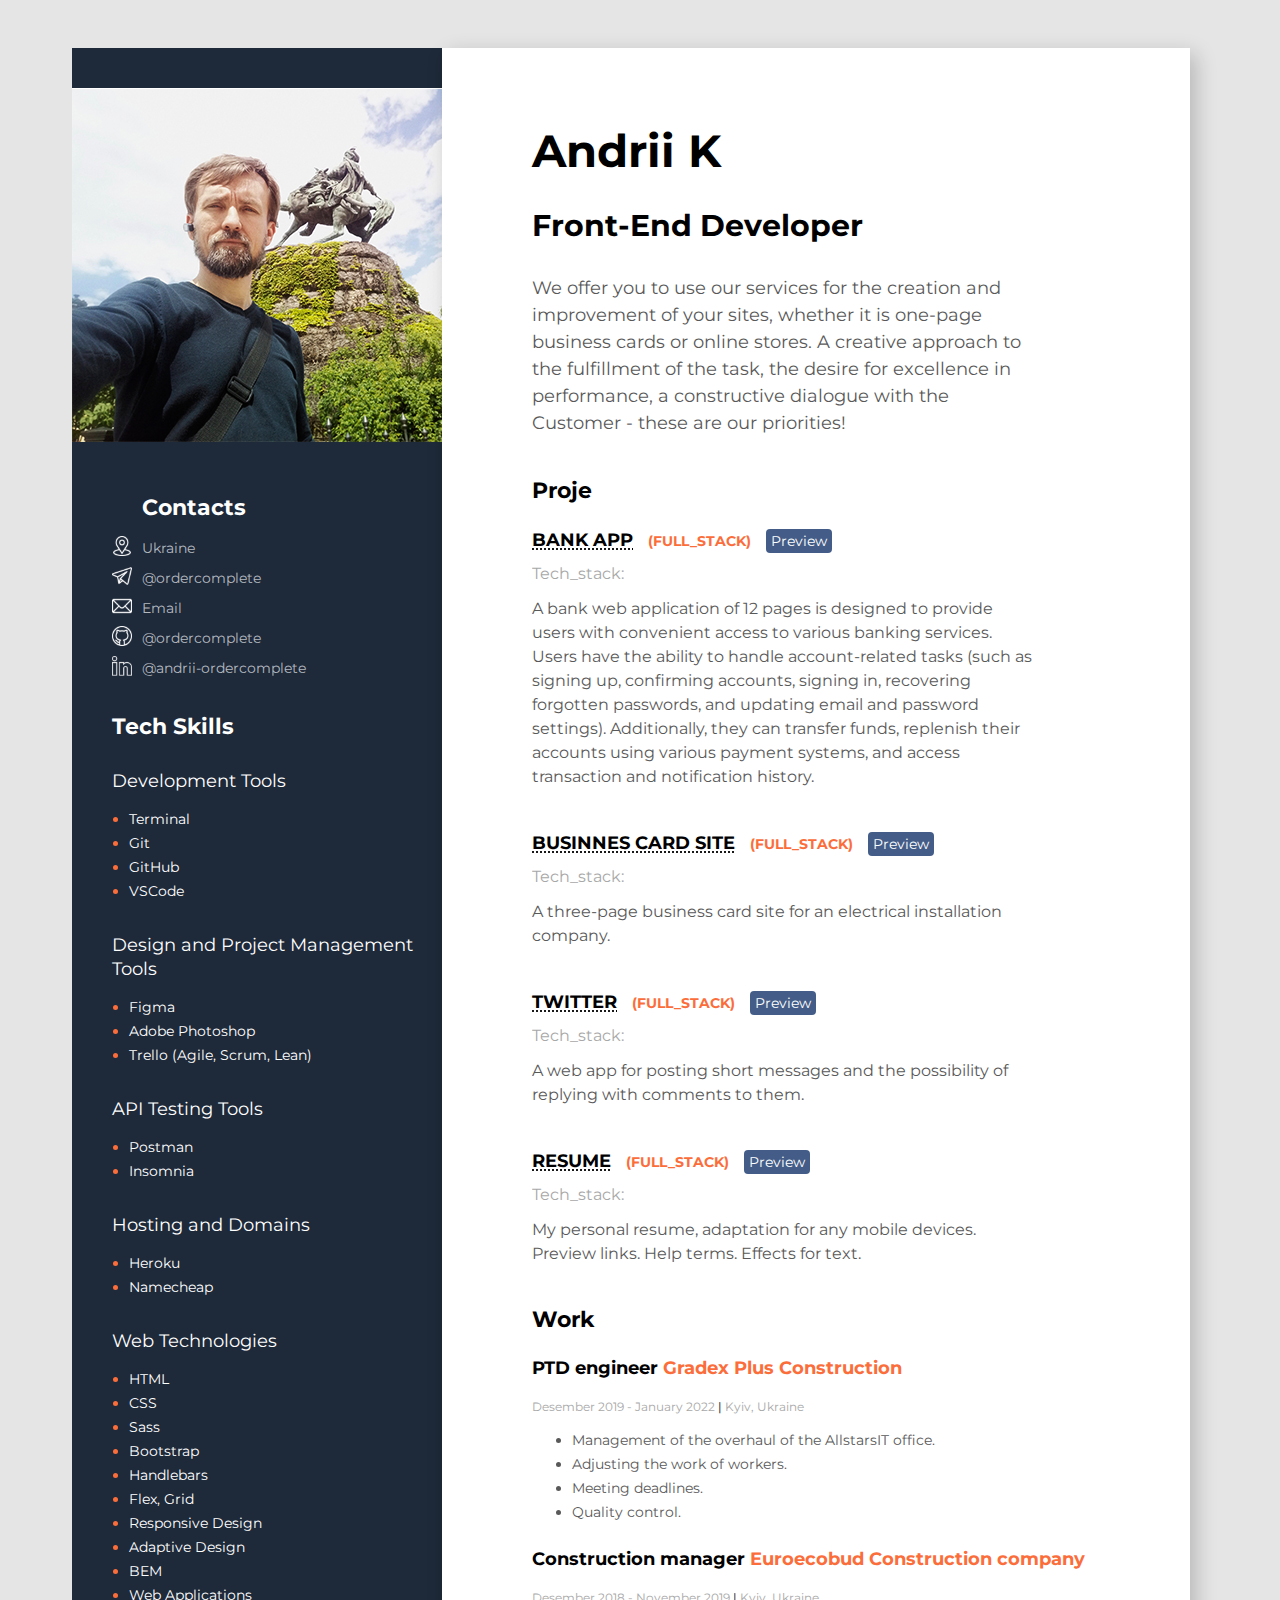
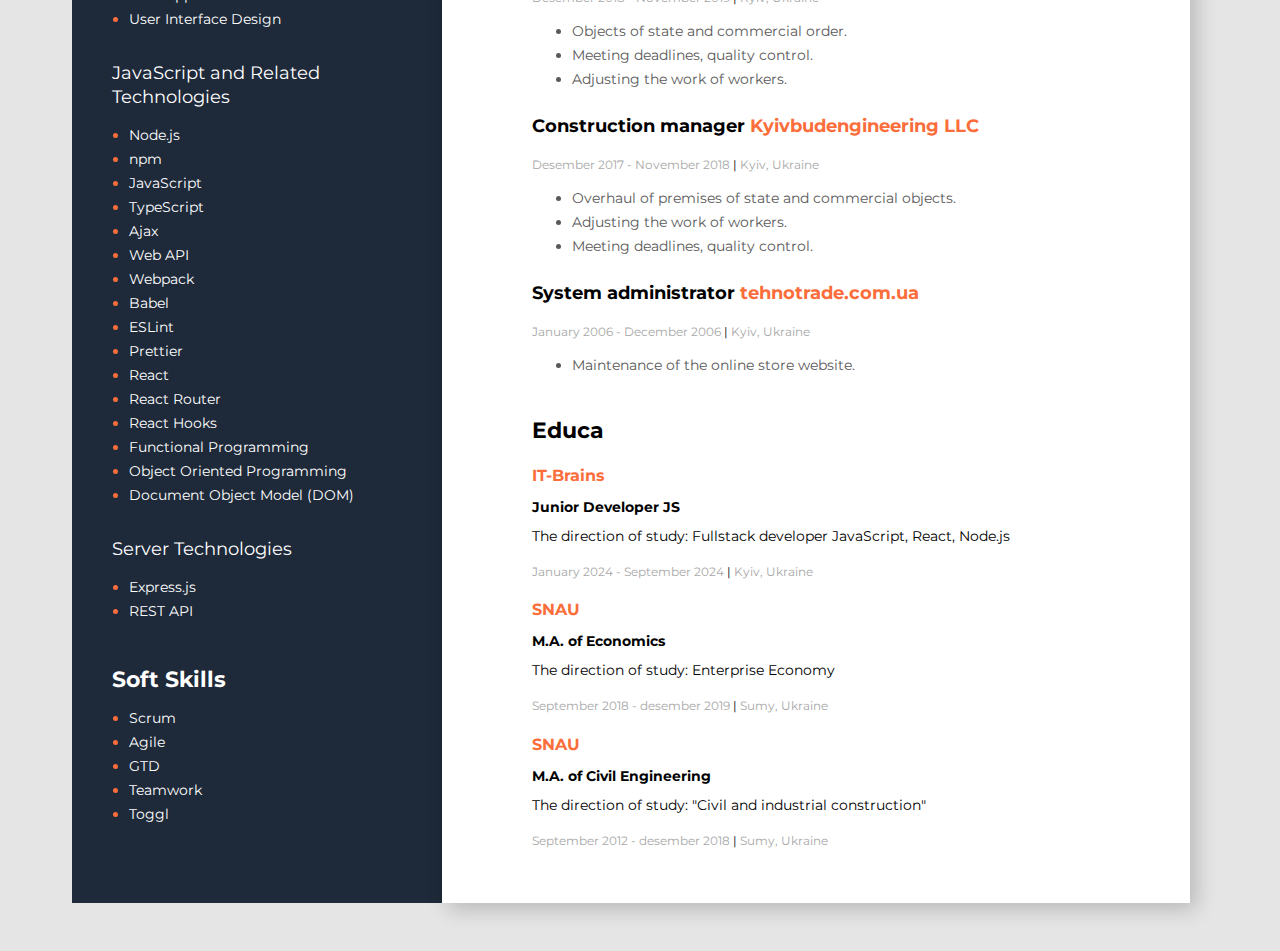
<file: index.html>
<!DOCTYPE html>
<html lang="en">
  <head>
    <meta charset="UTF-8" />
    <meta http-equiv="X-UA-Compatible" content="IE=edge" />
    <meta name="viewport" content="width=device-width, initial-scale=1.0" />
    <title>Resume Andrii</title>
    <link rel="preconnect" href="https://fonts.googleapis.com" />
    <link rel="preconnect" href="https://fonts.gstatic.com" crossorigin />
    <link
      href="https://fonts.googleapis.com/css2?family=Montserrat:wght@400;700&display=swap"
      rel="stylesheet"
    />
    <link rel="stylesheet" href="styles/styles.css" />
  </head>
  <body>
    <!--Main-->
    <div class="main">
      <!--Main content-->
      <div class="main_content">
        <!--about user-->
        <div class="about">
          <h1 class="about_name">Andrii K</h1>

          <h2 class="about_specialty">Front-End Developer</h2>

          <h6 class="about_text">
            We offer you to use our services for the creation and improvement of
            your sites, whether it is one-page business cards or online stores.
            A creative approach to the fulfillment of the task, the desire for
            excellence in performance, a constructive dialogue with the Customer
            - these are our priorities!
          </h6>
        </div>

        <div class="projects hover-container" id="link-container">
          <h3 class="title">Projects</h3>

          <!--Project 1-->
          <div>
            <h4 class="project_title">
              <a
                href="https://bank-app-itbrains.netlify.app/"
                class="projects_link"
                target="_blank"
                >BANK APP</a
              >
              <span class="project_lang"> (FULL_STACK)</span>
              <span>
                <a
                  class="preview-btn"
                  data-href="https://bank-app-itbrains.netlify.app/"
                  >Preview</a
                ></span
              >
            </h4>

            <h5 class="marquee-container project_technologies">
              Tech_stack:
              <div class="marquee-wrapper">
                <div class="marquee">
                  <span> React.Js TypeScript JavaScript HTML SCSS Node.Js</span>
                </div>
              </div>
            </h5>

            <p class="project_description">
              A bank web application of 12 pages is designed to provide users
              with convenient access to various banking services. Users have the
              ability to handle account-related tasks (such as signing up,
              confirming accounts, signing in, recovering forgotten passwords,
              and updating email and password settings). Additionally, they can
              transfer funds, replenish their accounts using various payment
              systems, and access transaction and notification history.
            </p>
          </div>

          <!--Project 2-->
          <div>
            <h4 class="project_title">
              <a
                href="https://electro-montag-mihail.netlify.app/"
                class="projects_link"
                target="_blank"
                >BUSINNES CARD SITE</a
              >
              <span class="project_lang"> (FULL_STACK)</span>
              <span>
                <a
                  class="preview-btn"
                  data-href="https://electro-montag-mihail.netlify.app/"
                  >Preview</a
                ></span
              >
            </h4>

            <h5 class="marquee-container project_technologies">
              <span>Tech_stack: </span>
              <div class="marquee-wrapper">
                <div class="marquee">
                  <span> React.Js, JavaScript, HTML, SCSS, Node.Js</span>
                </div>
              </div>
            </h5>

            <p class="project_description">
              A three-page business card site for an electrical installation
              company.
            </p>
          </div>

          <!--Project 3-->
          <div>
            <h4 class="project_title">
              <a
                href="https://twitter-netlify-for-resume.netlify.app/"
                class="projects_link"
                target="_blank"
                >TWITTER</a
              >
              <span class="project_lang"> (FULL_STACK)</span>
              <span>
                <a
                  class="preview-btn"
                  data-href="https://twitter-netlify-for-resume.netlify.app/"
                  >Preview</a
                ></span
              >
            </h4>
            <h5 class="marquee-container project_technologies">
              <span>Tech_stack: </span>
              <div class="marquee-wrapper">
                <div class="marquee">
                  <span> HTML CSS JavaScript React.Js Node.Js</span>
                </div>
              </div>
            </h5>
            <p class="project_description">
              A web app for posting short messages and the possibility of
              replying with comments to them.
            </p>
          </div>

          <!-- <div>
            <h4 class="project_title">
              <a
                href="https://resume-andrii-ordercomplete.netlify.app/"
                class="projects_link"
                target="_blank"
                >PURCHASE PRODUCT</a
              >
              <span class="project_lang"> (FULL_STACK)</span>
              <span>
                <a
                  class="preview-btn"
                  data-href="https://resume-andrii-ordercomplete.netlify.app/"
                  >Preview</a
                ></span
              >
            </h4>

            <h5 class="marquee-container project_technologies">
              <span>Tech_stack: </span>
              <div class="marquee-wrapper">
                <div class="marquee">
                  <span> HTML CSS Handlebars JavaScript Node.Js</span>
                </div>
              </div>
            </h5>
            <p class="project_description">
              A site for creating an order with discounts and product
              categories.
            </p>
          </div> -->

          <!--Project 4-->
          <div>
            <h4 class="project_title">
              <a
                href="https://resume-andrii-ordercomplete.netlify.app/"
                class="projects_link"
                target="_blank"
                >RESUME</a
              >
              <span class="project_lang"> (FULL_STACK)</span>
              <span>
                <a
                  class="preview-btn"
                  data-href="https://resume-andrii-ordercomplete.netlify.app/"
                  >Preview</a
                ></span
              >
            </h4>

            <h5 class="marquee-container project_technologies">
              <span>Tech_stack: </span>
              <div class="marquee-wrapper">
                <div class="marquee">
                  <span> HTML JavaScript SCSS Node.Js</span>
                </div>
              </div>
            </h5>

            <p class="project_description">
              My personal resume, adaptation for any mobile devices. Preview
              links. Help terms. Effects for text.
            </p>
          </div>
          <!--Project 5-->
          <!-- <div>
            <h4 class="project_title">
              <a
                href="https://bank-app-itbrains.netlify.app/"
                class="projects_link"
                target="_blank"
                >SPOTIFY APP</a
              >
              <span class="project_lang"> (FULL_STACK)</span>
              <span>
                <a
                  class="preview-btn"
                  data-href="https://bank-app-itbrains.netlify.app/"
                  >Preview</a
                ></span
              >
            </h4>

            <h5 class="marquee-container project_technologies">
              <span>Tech_stack: </span>
              <div class="marquee-wrapper">
                <div class="marquee">
                  <span> HTML, CSS, SCSS, Handlebars, JavaScript, Node.Js</span>
                </div>
              </div>
            </h5>

            <p class="project_description">
              The Spotify web app provides users with the capability to organize
              their playlist library, search within it, generate new playlists,
              and both add and remove tracks from these playlists.
            </p>
          </div> -->

          <div id="preview" class="preview">
            <button class="close-btn" onclick="closePreview()">Close</button>
            <iframe src="" frameborder="0"></iframe>
          </div>
        </div>

        <!--Work-->
        <div class="work">
          <h3 class="title">Work Experience</h3>
          <!--Company 1-->
          <div>
            <h4 class="work_position">
              PTD engineer<span class="organization">
                Gradex Plus Construction</span
              >
            </h4>
            <h5 class="period">
              Desember 2019 - January 2022
              <span class="main_content_data">|</span> Kyiv, Ukraine
            </h5>
            <ul class="work_list">
              <li class="work_list_text">
                Management of the overhaul of the AllstarsIT office.
              </li>
              <li class="work_list_text">Adjusting the work of workers.</li>
              <li class="work_list_text">Meeting deadlines.</li>
              <li class="work_list_text">Quality control.</li>
            </ul>
          </div>
          <!--Company 2-->
          <div>
            <h4 class="work_position">
              Construction manager
              <span class="organization">Euroecobud Construction company</span>
            </h4>
            <h5 class="period">
              Desember 2018 - November 2019
              <span class="main_content_data">|</span> Kyiv, Ukraine
            </h5>
            <ul class="work_list">
              <li class="work_list_text">
                Objects of state and commercial order.
              </li>
              <li class="work_list_text">
                Meeting deadlines, quality control.
              </li>
              <li class="work_list_text">Adjusting the work of workers.</li>
            </ul>
          </div>
          <!--Company 3-->
          <div>
            <h4 class="work_position">
              Construction manager
              <span class="organization">Kyivbudengineering LLC</span>
            </h4>
            <h5 class="period">
              Desember 2017 - November 2018
              <span class="main_content_data">|</span> Kyiv, Ukraine
            </h5>
            <ul class="work_list">
              <li class="work_list_text">
                Overhaul of premises of state and commercial objects.
              </li>
              <li class="work_list_text">Adjusting the work of workers.</li>
              <li class="work_list_text">
                Meeting deadlines, quality control.
              </li>
            </ul>
          </div>
          <!--Company 4-->
          <div>
            <h4 class="work_position">
              System administrator
              <span class="organization">tehnotrade.com.ua</span>
            </h4>
            <h5 class="period">
              January 2006 - December 2006
              <span class="main_content_data">|</span> Kyiv, Ukraine
            </h5>
            <ul class="work_list">
              <li class="work_list_text">
                Maintenance of the online store website.
              </li>
            </ul>
          </div>
        </div>
        <!--Education-->

        <div class="education">
          <h3 class="title">Education and courses</h3>

          <!-- educational institution 1 -->

          <div class="educational_institution">
            <h4
              class="education_university"
              data-tooltip="IT-Brains (IT_courses)"
            >
              <a
                href="https://it-brains.com.ua/fullstack/"
                class="education_university_link"
                target="_blank"
                ><span>IT-Brains</span></a
              >
            </h4>
            <p class="education_degree">Junior Developer JS</p>
            <p class="education_direction">
              The direction of study: Fullstack developer JavaScript, React,
              Node.js
            </p>

            <h5 class="period">
              January 2024 - September 2024
              <span class="main_content_data">|</span> Kyiv, Ukraine
            </h5>
          </div>

          <!-- educational institution 2 -->

          <div class="educational_institution">
            <h4
              class="education_university"
              data-tooltip="Sumy National Agrarian University"
            >
              <a
                href="https://snau.edu.ua/"
                class="education_university_link"
                target="_blank"
                ><span>SNAU</span></a
              >
            </h4>
            <p class="education_degree">M.A. of Economics</p>
            <p class="education_direction">
              The direction of study: Enterprise Economy
            </p>

            <h5 class="period">
              September 2018 - desember 2019
              <span class="main_content_data">|</span> Sumy, Ukraine
            </h5>
          </div>

          <!-- educational institution 3 -->

          <div class="educational_institution">
            <h4
              class="education_university"
              data-tooltip="Sumy National Agrarian University"
            >
              <a
                href="https://snau.edu.ua/"
                class="education_university_link"
                target="_blank"
                ><span>SNAU</span></a
              >
            </h4>
            <p class="education_degree">M.A. of Civil Engineering</p>
            <p class="education_direction">
              The direction of study: "Civil and industrial construction"
            </p>

            <h5 class="period">
              September 2012 - desember 2018
              <span class="main_content_data">|</span> Sumy, Ukraine
            </h5>
          </div>
          <div class="tooltip" id="tooltip"></div>
        </div>
      </div>

      <!--Sidebar-->
      <aside class="sidebar">
        <div class="sidebar_info">
          <div class="about_sidebar">
            <h1 class="about_name">Andrii K</h1>

            <h2 class="about_specialty">Front-End Developer</h2>

            <p class="about_text">
              We offer you to use our services for the creation and improvement
              of your sites, whether it is one-page business cards or online
              stores. A creative approach to the fulfillment of the task, the
              desire for excellence in performance, a constructive dialogue with
              the Customer - these are our priorities!
            </p>
          </div>
          <div class="user_photo">
            <img src="img/photo-resume.jpg" alt="user photo" class="photo" />
          </div>

          <div class="sidebar_contacts">
            <h4 class="sidebar_title_contacts">Contacts</h4>
            <div class="contact-container">
              <p class="height_distance contact-item">
                <img
                  src="svg/location.svg"
                  alt="Address Icon"
                  class="contact_icon"
                />
                <a
                  target="_blank"
                  href="#"
                  class="sidebar_link contact-link"
                  onclick="handleLinkClick(event, `https://maps.google.com/?q=Bila%20Tserkva,%20Kyiv%20region,%20Ukraine`)"
                >
                  <span class="contact-hidden"
                    >Bila Tserkva, Kyiv region, Ukraine</span
                  >
                  <span class="contact-visible">Ukraine</span>
                </a>
              </p>
              <p class="height_distance contact-item">
                <img
                  src="svg/telegram.svg"
                  alt="Phone Icon"
                  class="contact_icon"
                />
                <a
                  href="#"
                  class="sidebar_link contact-link"
                  onclick="handleLinkClick(event, `https://t.me/ordercomplete`)"
                >
                  <span class="contact-hidden">https://t.me/ordercomplete</span>
                  <span class="contact-visible">@ordercomplete</span>
                </a>
              </p>
              <p class="height_distance contact-item">
                <img src="svg/mail.svg" alt="Email Icon" class="contact_icon" />
                <a
                  href="#"
                  class="sidebar_link contact-link"
                  onclick="handleLinkClick(event, 'mailto:ordercomplete777@gmail.com')"
                >
                  <span class="contact-hidden">ordercomplete777@gmail.com</span>
                  <span class="contact-visible">Email</span>
                </a>
              </p>
              <p class="height_distance contact-item">
                <img
                  src="svg/github.svg"
                  alt="GitHub Icon"
                  class="contact_icon"
                />
                <a
                  href="#"
                  class="sidebar_link contact-link"
                  onclick="handleLinkClick(event, `https://github.com/ordercomplete/`)"
                >
                  <span class="contact-hidden"
                    >https://github.com/ordercomplete/</span
                  >
                  <span class="contact-visible">@ordercomplete</span>
                </a>
              </p>
              <p class="height_distance contact-item">
                <img
                  src="svg/linkedin.svg"
                  alt="Linkedin Icon"
                  class="contact_icon"
                />
                <a
                  href="#"
                  class="sidebar_link contact-link"
                  onclick="handleLinkClick(event, `https://www.linkedin.com/in/andrii-ordercomplete/`)"
                >
                  <span class="contact-hidden"
                    >linkedin.com/in/andrii-ordercomplete/</span
                  >
                  <span class="contact-visible">@andrii-ordercomplete</span>
                </a>
              </p>
            </div>
          </div>
        </div>

        <div class="divider"></div>

        <div class="sidebar_skills">
          <!--Tech Skills-->
          <div class="sidebar_tech">
            <h4 class="sidebar_title_tech">Tech Skills</h4>
            <h5 class="sidebar_title_tech_subspecies">Development Tools</h5>
            <ul class="sidebar_list">
              <li><span class="skills_name">Terminal</span></li>
              <li><span class="skills_name">Git</span></li>
              <li><span class="skills_name">GitHub</span></li>
              <li><span class="skills_name">VSCode</span></li>
            </ul>
            <h5 class="sidebar_title_tech_subspecies">
              Design and Project Management Tools
            </h5>
            <ul class="sidebar_list">
              <li><span class="skills_name">Figma</span></li>
              <li><span class="skills_name">Adobe Photoshop</span></li>
              <li>
                <span class="skills_name">Trello (Agile, Scrum, Lean)</span>
              </li>
            </ul>
            <h5 class="sidebar_title_tech_subspecies">API Testing Tools</h5>
            <ul class="sidebar_list">
              <li><span class="skills_name">Postman</span></li>
              <li><span class="skills_name">Insomnia</span></li>
            </ul>

            <h5 class="sidebar_title_tech_subspecies">Hosting and Domains</h5>
            <ul class="sidebar_list">
              <li><span class="skills_name">Heroku</span></li>
              <li><span class="skills_name">Namecheap</span></li>
            </ul>

            <h5 class="sidebar_title_tech_subspecies">Web Technologies</h5>
            <ul class="sidebar_list">
              <li><span class="skills_name">HTML</span></li>
              <li><span class="skills_name">CSS</span></li>
              <li><span class="skills_name">Sass</span></li>
              <li><span class="skills_name">Bootstrap</span></li>
              <li><span class="skills_name">Handlebars</span></li>
              <li><span class="skills_name">Flex, Grid</span></li>
              <li><span class="skills_name">Responsive Design</span></li>
              <li><span class="skills_name">Adaptive Design</span></li>
              <li><span class="skills_name">BEM</span></li>

              <li><span class="skills_name">Web Applications</span></li>
              <li><span class="skills_name">User Interface Design</span></li>
            </ul>

            <h5 class="sidebar_title_tech_subspecies">
              JavaScript and Related Technologies
            </h5>
            <ul class="sidebar_list">
              <li><span class="skills_name">Node.js</span></li>
              <li><span class="skills_name">npm</span></li>
              <li><span class="skills_name">JavaScript</span></li>
              <li><span class="skills_name">TypeScript</span></li>
              <li><span class="skills_name">Ajax</span></li>
              <li><span class="skills_name">Web API</span></li>
              <li><span class="skills_name">Webpack</span></li>
              <li><span class="skills_name">Babel</span></li>
              <li><span class="skills_name">ESLint</span></li>
              <li><span class="skills_name">Prettier</span></li>
              <li><span class="skills_name">React</span></li>
              <li><span class="skills_name">React Router</span></li>
              <li><span class="skills_name">React Hooks</span></li>
              <li>
                <span class="skills_name">Functional Programming</span>
              </li>
              <li>
                <span class="skills_name">Object Oriented Programming</span>
              </li>
              <li>
                <span class="skills_name">Document Object Model (DOM)</span>
              </li>
            </ul>
            <h5 class="sidebar_title_tech_subspecies">Server Technologies</h5>
            <ul class="sidebar_list">
              <li><span class="skills_name">Express.js</span></li>
              <li><span class="skills_name">REST API</span></li>
            </ul>
          </div>
          <!--Soft Skills-->
          <div class="sidebar_soft">
            <h4 class="sidebar_title_soft">Soft Skills</h4>
            <ul class="sidebar_list">
              <li><span class="skills_name">Scrum</span></li>
              <li><span class="skills_name">Agile</span></li>
              <li><span class="skills_name">GTD</span></li>
              <li><span class="skills_name">Teamwork</span></li>
              <li><span class="skills_name">Toggl</span></li>
            </ul>
          </div>
        </div>
      </aside>
    </div>
    <div
      id="tooltip"
      style="
        position: absolute;
        display: none;
        background-color: #fff;
        border: 1px solid #ccc;
        padding: 10px;
        z-index: 1000;
      "
    ></div>
    <script src="scripts.js"></script>
  </body>
</html>
</file>
<file: styles/styles.css>
/* file styles.css */
:root {
    --font-main: 'Montserrat', sans-serif;
    --color-bg: #E5E5E5;
    --color-bg-main: #FFFFFF;
    --color-text-main: #000;
    --color-text-first: #ffffff;
    --color-text-secondary: #595959;
    --color-accent: #FB6D3A;
    --color-sidebar: #1E2939;
    --color-link: #b4b9c0;
    --color-period: #A8A8A8;
    --color-sidebar-list: #FB6D3A;
    --color-scrollbar-thumb: #888;
    --color-scrollbar-thumb-hover: #555;
    --color-scrollbar-track: #f1f1f1;

    --font-size-small: 12px;
    --font-size-xsmall: 14px;
    --font-size-medium: 16px;
    --font-size-xmedium: 18px;
    --font-size-big: 20px;
    --font-size-xbig: 22px;
    --font-size-large: 30px;
    --font-size-xlarge: 45px;

    --line-height-small: 15px;
    --line-height-xsmall: 20px;
    --line-height-medium: 24px;
    --line-height-large: 27px;
    --line-height-xlarge: 55px;

    --spacing-small: 10px;
    --spacing-xsmall: 12px;
    --spacing-medium: 15px;
    --spacing-xmedium: 20px;
    --spacing-xxmedium: 30px;
    --spacing-large: 40px;
    --spacing-xlarge: 45px;

    --font-weight-regular: 400;
    --font-weight-bold: 700;

    --border-radius-medium: 10px;
}

body {
    font-family: var(--font-main);
    background-color: var(--color-bg);
}

/* Загальні стилі для скролбару */
::-webkit-scrollbar {
    width: 6px;
    height: 6px;
}

::-webkit-scrollbar-thumb {
    background-color: var(--color-scrollbar-thumb);
    border-radius: var(--border-radius-medium);
}

::-webkit-scrollbar-thumb:hover {
    background-color: var(--color-scrollbar-thumb-hover);
}

::-webkit-scrollbar-track {
    background-color: var(--color-scrollbar-track);
    border-radius: var(--spacing-small);
}

/* main styles */
.main {
    display: flex;
    flex-direction: row-reverse;
    width: 1200px;
    margin: auto;
    max-width: 100%;
    padding-right: var(--spacing-xmedium);
}

/* main_content */
.main_content {
    background-color: var(--color-bg-main);
    margin: var(--spacing-large) var(--spacing-large) var(--spacing-large) 0;
    padding: var(--spacing-xlarge) 90px;
    max-width: 830px;

    width: auto;
    box-shadow: 6px 6px 20px rgba(0, 0, 0, 0.2);

}

/* about styles */

.about {
    width: 100%;
    max-width: 100%;
}

.about_specialty,
.about_name {
    font-weight: var(--font-weight-bold);

    /* margin-bottom: - var(--spacing-small); */
}

.about_name {
    font-size: var(--font-size-xlarge);
    line-height: var(--line-height-xlarge);
    color: var(--color-text-main);
    margin-bottom: var(--line-height-medium);
}

.about_specialty {
    font-size: var(--font-size-large);
    line-height: var(--line-height-small);
    color: var(--color-text-main);

    margin: var(--spacing-large) 0;
    padding: 0px;
}

.about_text {
    font-weight: var(--font-weight-regular);
    font-size: var(--font-size-xmedium);
    line-height: var(--line-height-large);
    color: var(--color-text-secondary);
    width: 500px;
    margin-bottom: var(--spacing-large);
    max-width: 100%;
}

/* project styles */
.projects {
    margin-bottom: var(--spacing-xlarge);
}

.title {
    font-style: normal;
    font-weight: var(--font-weight-bold);
    font-size: var(--font-size-xbig);
    line-height: var(--line-height-large);
}

.project_title {
    /* color: var(--color-text-main); */
    margin-bottom: var(--spacing-small);
}

.projects_link {
    font-size: var(--font-size-xmedium);
    color: var(--color-text-main);
    /* margin-bottom: var(--spacing-small); */
}

a {
    word-break: break-all;
    overflow-wrap: break-word;
    text-decoration: underline dotted;
    text-underline-offset: 3px;
}



.project_lang {
    font-weight: var(--font-weight-bold);
    font-size: var(--font-size-xsmall);
    line-height: var(--line-height-medium);
    color: var(--color-accent);
    margin: 0 var(--spacing-small);
}

.project_technologies {
    font-weight: var(--font-weight-regular);
    font-size: var(--font-size-medium);
    line-height: var(--line-height-small);
    color: var(--color-period);
    margin: var(--spacing-small) 0;
}

.project_technologies {
    display: flex;
    align-items: center;
}

.marquee-container {
    overflow: hidden;
    white-space: nowrap;
}

.marquee-wrapper {
    width: calc(100% - 150px);
}

.marquee {
    overflow: hidden;
}

.marquee span {
    display: inline-block;
    padding-left: 100%;
    animation: marquee 10s linear infinite;
}

@keyframes marquee {
    from {
        transform: translateX(0%);
    }

    to {
        transform: translateX(-120%);
    }
}




.project_description {
    font-weight: var(--font-weight-regular);
    font-size: var(--font-size-medium);
    line-height: var(--line-height-medium);
    color: var(--color-text-secondary);
    width: 500px;
    max-width: 100%;
    margin-bottom: var(--spacing-large);
}

/* work styles */
.work {
    margin-top: var(--spacing-large);
    /* width: 525px; */
    max-width: 100%;
}

.period,
.main_content_data {
    font-weight: var(--font-weight-regular);
    font-size: var(--font-size-small);
    line-height: var(--line-height-small);
}

.period {
    margin-bottom: var(--spacing-small);
    color: var(--color-period);
}

.main_content_data,
.work_position {
    color: var(--color-text-main);
}

.work_position {
    font-size: var(--font-size-xmedium);
    margin-bottom: var(--spacing-small);
}

.organization {
    color: var(--color-accent);
}

.work_list {
    font-size: var(--font-size-xsmall);
    font-weight: var(--font-weight-regular);
    line-height: var(--line-height-medium);
    color: var(--color-text-secondary);
    margin-left: - var(--line-height-medium);
}

/* education styles */

.education {
    margin-top: var(--spacing-large);
}

.education_title {
    margin-bottom: var(--spacing-xsmall);
}

.education_university {
    font-size: var(--font-size-medium);
    font-weight: var(--font-weight-bold);
    line-height: var(--line-height-xsmall);
    color: var(--color-accent);
    margin-bottom: var(--spacing-xsmall);
    text-decoration: none;
}

.education_university_link {
    text-decoration: none;
    color: var(--color-accent);
}

.education_degree,
.education_direction {
    font-size: var(--font-size-xsmall);
    line-height: var(--spacing-medium);
    color: var(--color-text-main);
    margin-bottom: var(--spacing-xsmall);
}

.education_degree {
    font-weight: var(--font-weight-bold);
}

.education_direction {
    font-weight: var(--font-weight-regular);
}

.tooltip {
    font-size: var(--font-size-xsmall);
    display: none;
    position: absolute;
    border: 1px solid #ccc;
    border-radius: 5px;
    background-color: #fff;
    padding: 5px;
    box-shadow: 0 0 10px rgba(0, 0, 0, 0.1);
    z-index: 10;
    max-width: 200px;
}

/* .education_university:hover+.tooltip,
.education_university:active+.tooltip {
    display: block;
} */

/* sidebar styles */
.sidebar {
    background-color: var(--color-sidebar);
    color: var(--color-text-first);
    margin: var(--spacing-large) 0 var(--spacing-large) var(--spacing-large);
    max-width: 370px;
}

.photo {
    padding: var(--spacing-large) 0;
    width: 100%;
}

.user_photo {
    width: 100%;
}

.sidebar_contacts {
    margin-left: var(--spacing-large);
    margin-bottom: var(--spacing-xlarge);
}

.sidebar_tech,
.sidebar_soft {
    margin-left: var(--spacing-large);
    margin-bottom: var(--spacing-xlarge);
}

.sidebar_title_contacts {
    margin-left: var(--spacing-xxmedium);
    margin-top: var(--spacing-small);
}

.sidebar_title_contacts,
.sidebar_title_tech,
.sidebar_title_soft {
    font-weight: var(--font-weight-bold);
    font-size: var(--font-size-xbig);
    line-height: var(--line-height-medium);
    margin-bottom: var(--spacing-small);
}

.sidebar_title_tech_subspecies {
    font-weight: var(--font-weight-regular);
    font-size: var(--font-size-xmedium);
    line-height: var(--line-height-medium);
    margin-bottom: var(--spacing-small);
}

/* .contact_type {
    font-weight: var(--font-weight-bold);
    font-size: var(--font-size-xsmall);
    line-height: var(--line-height-medium);
    margin-right: 5px;
} */

.contact_icon {
    width: 20px;

    height: 20px;
    margin-right: var(--spacing-small);

}

.contact-item,
.contact-link {
    display: flex;
    align-items: start;
}

.contact-link {
    text-decoration: none;
}

/* тимчасова зміна для показу контактів для резюме PDF */
.contact-hidden {
    display: none;
    /* display: inline-block; */
}

.contact-visible {
    display: inline-block;
    /* display: none; */
}

.contact-link:hover .contact-hidden,
.contact-link:focus .contact-hidden {
    display: inline-block;
    /* display: none; */
}

.contact-link:hover .contact-visible,
.contact-link:focus .contact-visible {
    display: none;
    /* display: inline-block; */
}





.height_distance {
    margin-bottom: -10px;
}

.sidebar_link {
    color: var(--color-link);
    font-size: var(--font-size-xsmall);
    line-height: var(--line-height-medium);
}

.sidebar_list {
    font-size: var(--font-size-xsmall);
    line-height: var(--line-height-medium);
    color: var(--color-sidebar-list);
    padding: 0;
    margin-left: 17px;
}

.skills_name {
    color: var(--color-text-first);
}

.about_sidebar {
    display: none;
}

p,
h1,
h2,
h3,
h4,
h5,
h6,
article,
section,
li {
    padding-right: var(--spacing-medium);
}

/* preview */
.preview {
    display: none;
    position: fixed;
    top: 50%;
    left: 50%;
    transform: translate(-50%, -50%);
    width: 80%;
    max-width: 380px;
    height: 80%;
    max-height: 900px;
    border: 1px solid #ccc;
    background-color: #fff;
    box-shadow: 0 0 10px rgba(0, 0, 0, 0.3);
    z-index: 1000;
}

.preview iframe {
    width: 100%;
    height: calc(100% - 40px);
    /* оставляет место для кнопки закрытия */
}

.close-btn {
    position: absolute;
    top: 0;
    right: 0;
    background-color: red;
    color: white;
    border: none;
    padding: 10px;
    cursor: pointer;
    font-size: 16px;
}

.hover-container {
    /* position: relative; */
    margin-bottom: 20px;
}

.project {
    /* display: none; */
    /* схований для мобільних */
    color: blue;
    text-decoration: underline;
    cursor: pointer;
}

.preview-btn {
    display: inline-block;
    font-weight: var(--font-weight-regular);
    font-size: var(--font-size-xsmall);
    color: white;
    background-color: #435d88;
    padding: 3px 5px;
    margin: 3px 0;
    text-decoration: none;
    border-radius: 4px;
    cursor: pointer;
}

#tooltip {
    max-width: 200px;
    border-radius: 4px;
}

/* Адаптивні стилі */
@media (max-width: 1220px) {
    .main {
        width: auto;
        padding: 0 var(--spacing-xmedium);
    }

    .main_content {
        padding: var(--spacing-xxmedium) var(--spacing-xmedium);
        margin: var(--spacing-xmedium) auto 0 0;
        max-width: 700px;
        min-width: 420px;
    }

    .sidebar {
        padding-bottom: var(--spacing-xmedium);
        width: auto;
        min-width: 294px;
        margin: var(--spacing-xmedium) 0 0 auto;

    }

    .sidebar_contacts {
        min-width: 262px;

    }

    /* .sidebar_title_contacts,
    .sidebar_title_tech,
    .sidebar_title_soft {
        font-size: var(--font-size-medium);
    }

    .sidebar_title_tech_subspecies {
        font-size: var(--font-size-xsmall);
    }

    .sidebar_link {
        font-size: var(--font-size-small);
    }

    .sidebar_list,
    .skills_name {
        font-size: var(--font-size-small);
    } */

    .project {
        display: none;
    }

    .preview-btn {
        display: inline-block;
    }

}

@media (max-width: 820px) {

    .main {
        flex-direction: column;
        flex-direction: column-reverse;
        width: auto;
        padding: 0 var(--spacing-small);
    }

    .main_content {
        width: auto;
        margin: var(--spacing-small) 0 0 0;
        max-width: 735px;
        padding: 0 var(--spacing-xmedium);
        margin-top: 0;
    }

    .about {
        display: none;
    }

    .about_specialty {
        font-size: var(--font-size-big);
        line-height: var(--line-height-small);
        margin: var(--spacing-medium) 0;
    }

    .about_name {
        font-size: 32px;
        line-height: 40px;
    }

    .about_text {
        font-size: var(--font-size-medium);
        line-height: var(--line-height-large);
    }

    .title {
        font-size: var(--font-size-big);
        line-height: var(--line-height-medium);
    }

    .work_position {
        font-size: var(--font-size-medium);
        margin-bottom: var(--spacing-small);
    }

    .projects_link {
        font-size: var(--font-size-medium);
    }

    .about_name,
    .about_specialty,
    .about_text {
        color: var(--color-text-first);
        width: 100%;
    }

    .about_sidebar {
        display: flex;
        flex-direction: column;
        width: 100%;
    }

    .sidebar {
        width: auto;
        margin: 0;
        margin-top: var(--spacing-small);
        max-width: 735px;
        /* min-width: 305px; */
        padding: 0 var(--spacing-xmedium);
        display: flex;
        flex-direction: row-reverse;
        justify-content: space-between;
    }

    .sidebar_info {
        max-width: 100%;
    }

    .sidebar_contacts {
        max-width: 100%;
        margin-left: var(--spacing-xxmedium);
    }

    .contact-hidden,
    .contact-visible {
        font-size: var(--font-size-medium);
    }

    .divider {
        border: 1px solid rgb(255, 255, 255);
        margin: 20px 20px 20px 0;
    }

    .sidebar_skills {
        width: 100%;
        min-width: 280px;
        margin-top: var(--spacing-xmedium);
    }

    .sidebar_tech,
    .sidebar_soft {
        margin-left: var(--spacing-xmedium);
    }

    /* .sidebar_link {
        font-size: var(--font-size-xsmall);
    } */

    .photo {
        padding: 0;
        padding: var(--spacing-xmedium) 0;
        width: 100%;
        /* padding: 0 var(--spacing-xmedium); */
    }

    .user_photo {
        width: 100%;
        /* margin: 0 0 0 var(--spacing-xmedium); */
    }

    .photo img {
        width: auto;
        /* max-width: 600px; */
    }


}

@media (max-width: 710px) {
    .sidebar_skills {
        min-width: 180px;

        max-width: 300px;

    }

    .sidebar_contacts {

        margin-left: 0;
    }
}

@media (max-width: 550px) {
    /* .main_content {
        margin-top: 0;
    } */

    .main_content {

        min-width: 253px;
    }

    .sidebar {
        flex-direction: column;
        padding: 0;
    }

    .divider {

        margin: 0 20px;
    }

    .sidebar_contacts,
    .sidebar_tech,
    .sidebar_soft {

        margin-left: var(--spacing-xlarge);
        width: auto;

        /* width: 100%; */
        /* margin-left: 0; */
    }

    .about_name,
    .about_specialty,
    .about_text {
        margin: var(--spacing-xmedium);
        padding-right: 0;
        /* padding-left: var(--spacing-small); */
        max-width: 400px;
        width: auto;

    }

    .about_specialty {
        line-height: var(--line-height-medium);
        margin: var(--spacing-xmedium);
        font-size: var(--font-size-medium);
    }

    .about_sidebar {
        max-width: 500px;
        width: 100%;
    }

    .about_text {
        /* font-size: small; */
        line-height: var(--line-height-large)
    }


}

@media (max-width: 390px) {

    /* body {
        font-size: var(--font-size-small);
    } */

    .main {
        padding: 0;
    }

    .contact-hidden,
    .contact-visible {
        font-size: var(--font-size-medium);
    }

    .sidebar_contacts {
        margin-left: var(--spacing-xmedium);
    }

    /* .sidebar_title_contacts {
        margin-top: var(--spacing-small);
    } */
}
</file>
